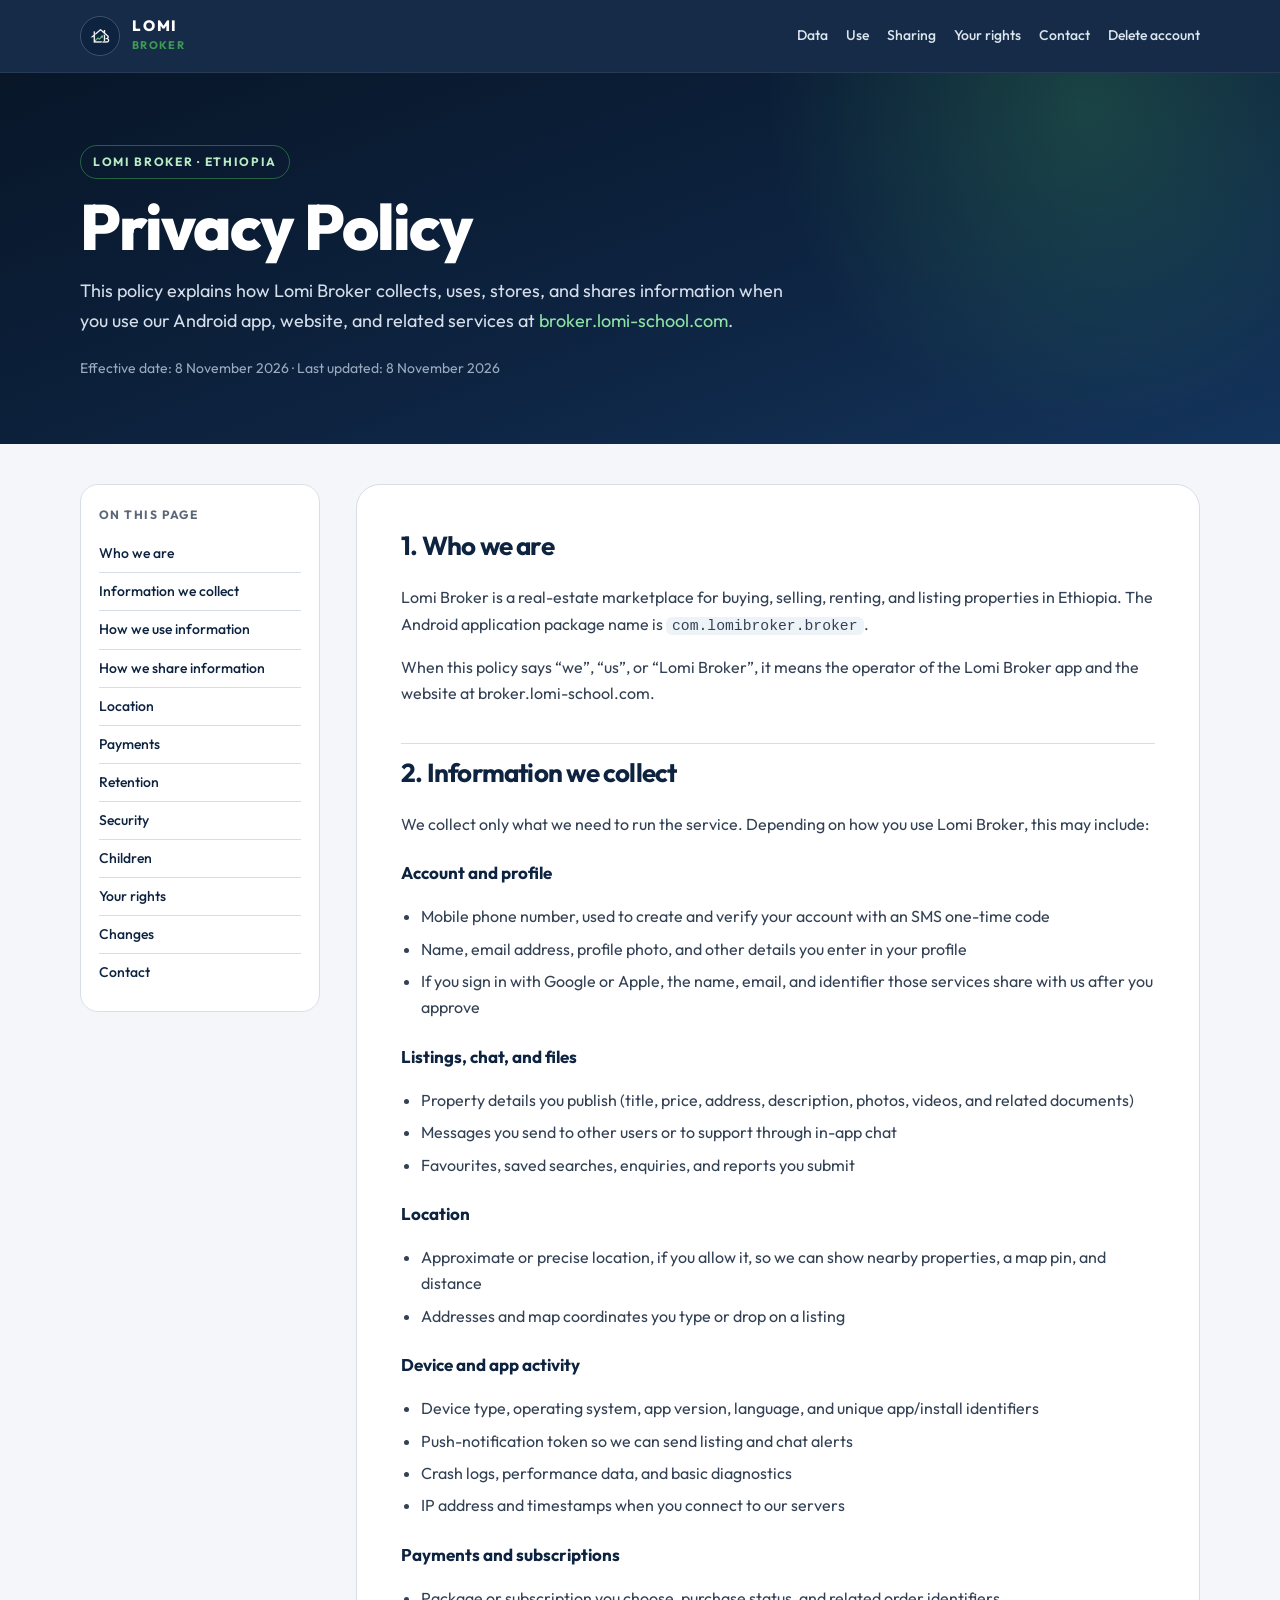
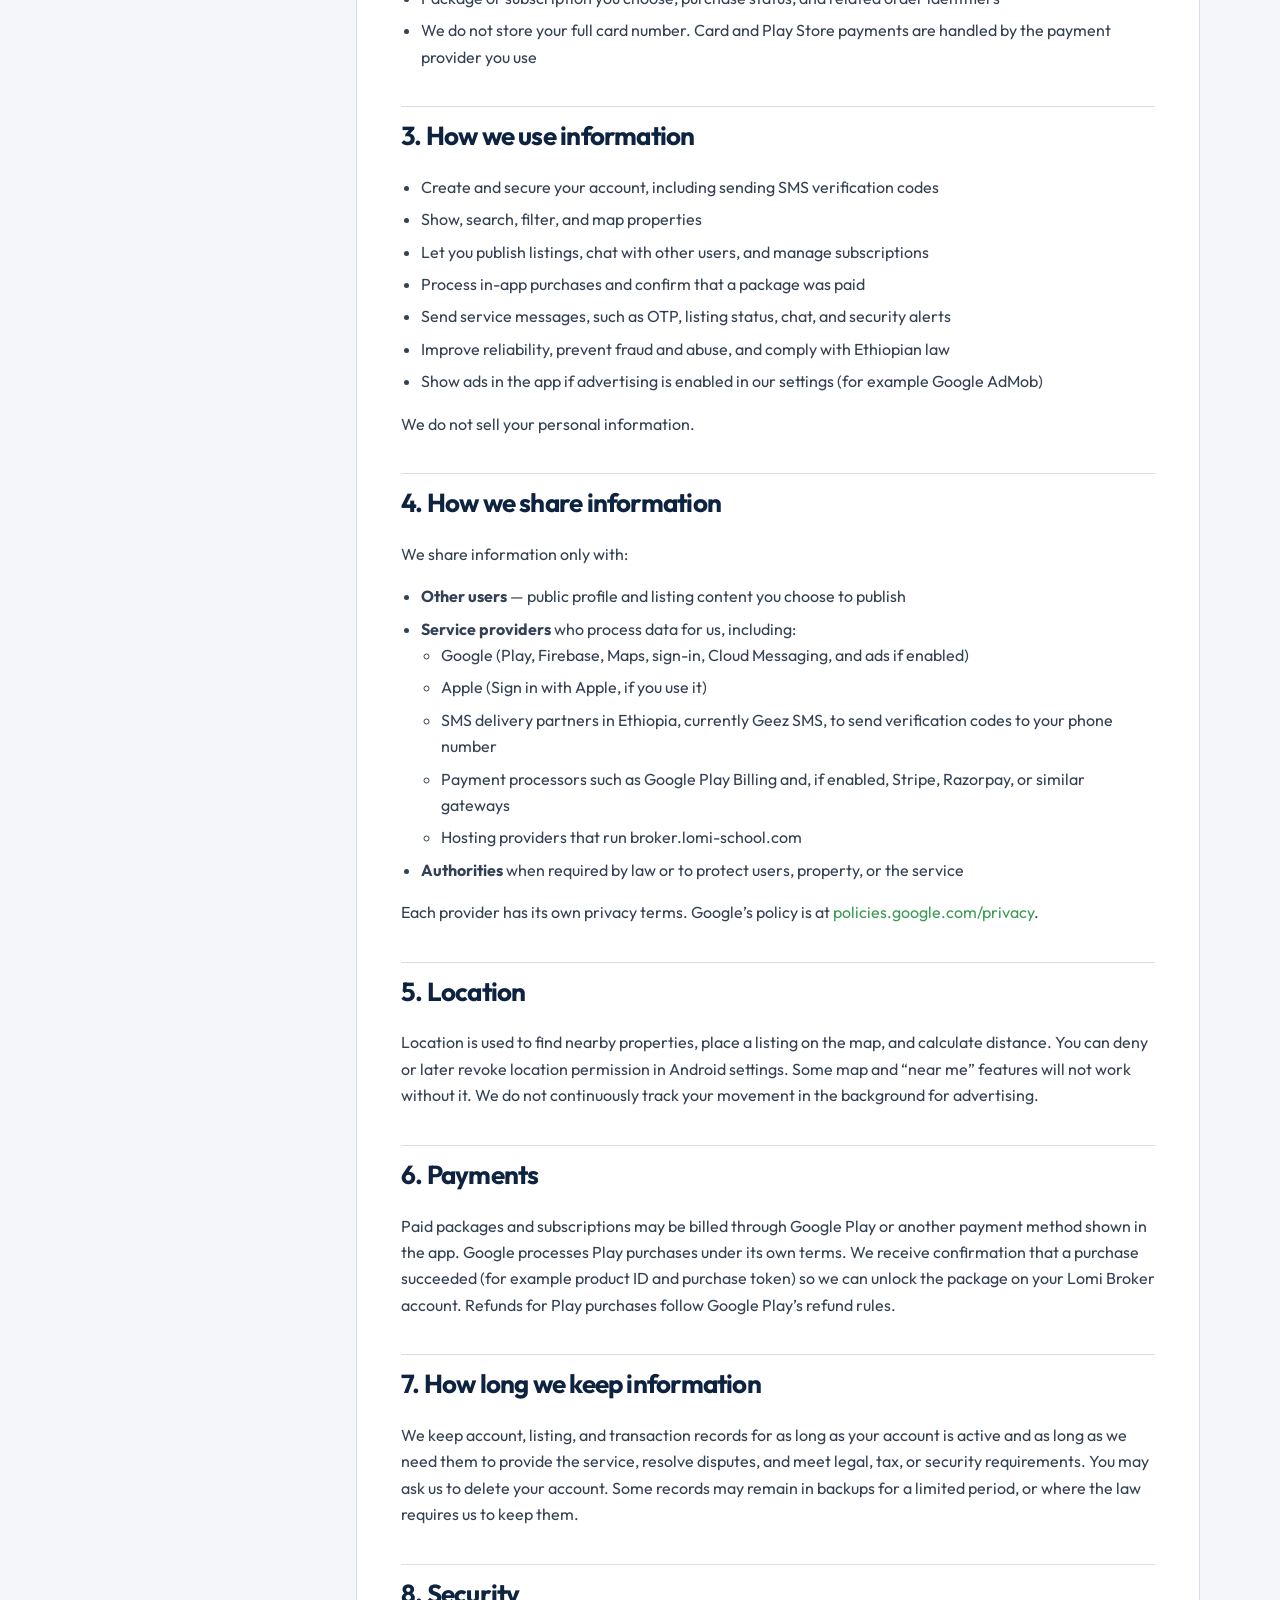
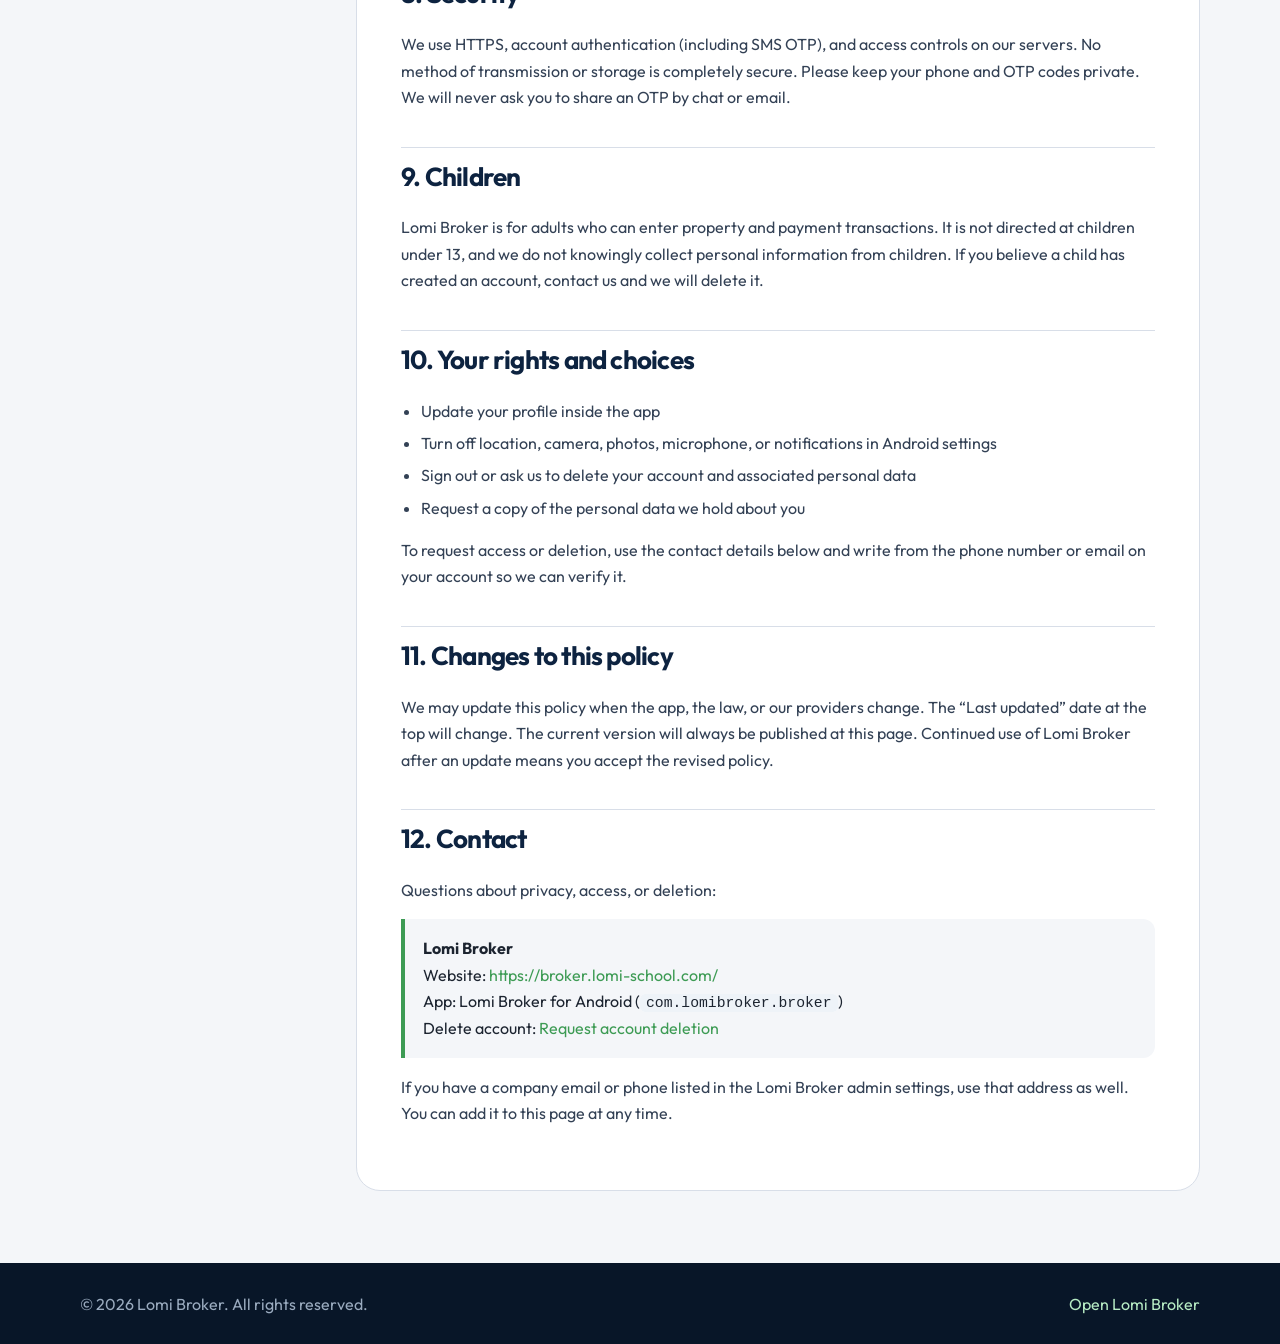
<file: index.html>
<!DOCTYPE html>
<html lang="en">
<head>
  <meta charset="UTF-8">
  <meta name="viewport" content="width=device-width, initial-scale=1.0">
  <title>Privacy Policy · Lomi Broker</title>
  <meta name="description" content="Privacy Policy for the Lomi Broker mobile app and website. How we collect, use, and protect your information in Ethiopia.">
  <link rel="icon" href="favicon.png" type="image/png">
  <link rel="preconnect" href="https://fonts.googleapis.com">
  <link rel="preconnect" href="https://fonts.gstatic.com" crossorigin>
  <link href="https://fonts.googleapis.com/css2?family=Outfit:wght@400;500;600;700;800&family=Source+Serif+4:opsz,wght@8..60,400;8..60,600&display=swap" rel="stylesheet">
  <link rel="stylesheet" href="styles.css">
</head>
<body>
  <header class="top">
    <div class="wrap top-inner">
      <a class="brand" href="#top">
        <img src="favicon.png" alt="" width="40" height="40">
        <span>
          <strong>LOMI</strong>
          <em>BROKER</em>
        </span>
      </a>
      <nav>
        <a href="#collect">Data</a>
        <a href="#use">Use</a>
        <a href="#share">Sharing</a>
        <a href="#rights">Your rights</a>
        <a href="#contact">Contact</a>
        <a href="delete-account.html">Delete account</a>
      </nav>
    </div>
  </header>

  <main id="top">
    <section class="hero">
      <div class="wrap">
        <p class="kicker">Lomi Broker · Ethiopia</p>
        <h1>Privacy Policy</h1>
        <p class="lede">This policy explains how Lomi Broker collects, uses, stores, and shares information when you use our Android app, website, and related services at <a href="https://broker.lomi-school.com/">broker.lomi-school.com</a>.</p>
        <p class="meta">Effective date: 8 November 2026 · Last updated: 8 November 2026</p>
      </div>
    </section>

    <div class="wrap layout">
      <aside class="toc">
        <p>On this page</p>
        <ol>
          <li><a href="#who">Who we are</a></li>
          <li><a href="#collect">Information we collect</a></li>
          <li><a href="#use">How we use information</a></li>
          <li><a href="#share">How we share information</a></li>
          <li><a href="#location">Location</a></li>
          <li><a href="#payments">Payments</a></li>
          <li><a href="#retention">Retention</a></li>
          <li><a href="#security">Security</a></li>
          <li><a href="#children">Children</a></li>
          <li><a href="#rights">Your rights</a></li>
          <li><a href="#changes">Changes</a></li>
          <li><a href="#contact">Contact</a></li>
        </ol>
      </aside>

      <article class="policy">
        <section id="who">
          <h2>1. Who we are</h2>
          <p>Lomi Broker is a real-estate marketplace for buying, selling, renting, and listing properties in Ethiopia. The Android application package name is <code>com.lomibroker.broker</code>.</p>
          <p>When this policy says “we”, “us”, or “Lomi Broker”, it means the operator of the Lomi Broker app and the website at broker.lomi-school.com.</p>
        </section>

        <section id="collect">
          <h2>2. Information we collect</h2>
          <p>We collect only what we need to run the service. Depending on how you use Lomi Broker, this may include:</p>
          <h3>Account and profile</h3>
          <ul>
            <li>Mobile phone number, used to create and verify your account with an SMS one-time code</li>
            <li>Name, email address, profile photo, and other details you enter in your profile</li>
            <li>If you sign in with Google or Apple, the name, email, and identifier those services share with us after you approve</li>
          </ul>
          <h3>Listings, chat, and files</h3>
          <ul>
            <li>Property details you publish (title, price, address, description, photos, videos, and related documents)</li>
            <li>Messages you send to other users or to support through in-app chat</li>
            <li>Favourites, saved searches, enquiries, and reports you submit</li>
          </ul>
          <h3>Location</h3>
          <ul>
            <li>Approximate or precise location, if you allow it, so we can show nearby properties, a map pin, and distance</li>
            <li>Addresses and map coordinates you type or drop on a listing</li>
          </ul>
          <h3>Device and app activity</h3>
          <ul>
            <li>Device type, operating system, app version, language, and unique app/install identifiers</li>
            <li>Push-notification token so we can send listing and chat alerts</li>
            <li>Crash logs, performance data, and basic diagnostics</li>
            <li>IP address and timestamps when you connect to our servers</li>
          </ul>
          <h3>Payments and subscriptions</h3>
          <ul>
            <li>Package or subscription you choose, purchase status, and related order identifiers</li>
            <li>We do not store your full card number. Card and Play Store payments are handled by the payment provider you use</li>
          </ul>
        </section>

        <section id="use">
          <h2>3. How we use information</h2>
          <ul>
            <li>Create and secure your account, including sending SMS verification codes</li>
            <li>Show, search, filter, and map properties</li>
            <li>Let you publish listings, chat with other users, and manage subscriptions</li>
            <li>Process in-app purchases and confirm that a package was paid</li>
            <li>Send service messages, such as OTP, listing status, chat, and security alerts</li>
            <li>Improve reliability, prevent fraud and abuse, and comply with Ethiopian law</li>
            <li>Show ads in the app if advertising is enabled in our settings (for example Google AdMob)</li>
          </ul>
          <p>We do not sell your personal information.</p>
        </section>

        <section id="share">
          <h2>4. How we share information</h2>
          <p>We share information only with:</p>
          <ul>
            <li><strong>Other users</strong> — public profile and listing content you choose to publish</li>
            <li><strong>Service providers</strong> who process data for us, including:
              <ul>
                <li>Google (Play, Firebase, Maps, sign-in, Cloud Messaging, and ads if enabled)</li>
                <li>Apple (Sign in with Apple, if you use it)</li>
                <li>SMS delivery partners in Ethiopia, currently Geez SMS, to send verification codes to your phone number</li>
                <li>Payment processors such as Google Play Billing and, if enabled, Stripe, Razorpay, or similar gateways</li>
                <li>Hosting providers that run broker.lomi-school.com</li>
              </ul>
            </li>
            <li><strong>Authorities</strong> when required by law or to protect users, property, or the service</li>
          </ul>
          <p>Each provider has its own privacy terms. Google’s policy is at <a href="https://policies.google.com/privacy">policies.google.com/privacy</a>.</p>
        </section>

        <section id="location">
          <h2>5. Location</h2>
          <p>Location is used to find nearby properties, place a listing on the map, and calculate distance. You can deny or later revoke location permission in Android settings. Some map and “near me” features will not work without it. We do not continuously track your movement in the background for advertising.</p>
        </section>

        <section id="payments">
          <h2>6. Payments</h2>
          <p>Paid packages and subscriptions may be billed through Google Play or another payment method shown in the app. Google processes Play purchases under its own terms. We receive confirmation that a purchase succeeded (for example product ID and purchase token) so we can unlock the package on your Lomi Broker account. Refunds for Play purchases follow Google Play’s refund rules.</p>
        </section>

        <section id="retention">
          <h2>7. How long we keep information</h2>
          <p>We keep account, listing, and transaction records for as long as your account is active and as long as we need them to provide the service, resolve disputes, and meet legal, tax, or security requirements. You may ask us to delete your account. Some records may remain in backups for a limited period, or where the law requires us to keep them.</p>
        </section>

        <section id="security">
          <h2>8. Security</h2>
          <p>We use HTTPS, account authentication (including SMS OTP), and access controls on our servers. No method of transmission or storage is completely secure. Please keep your phone and OTP codes private. We will never ask you to share an OTP by chat or email.</p>
        </section>

        <section id="children">
          <h2>9. Children</h2>
          <p>Lomi Broker is for adults who can enter property and payment transactions. It is not directed at children under 13, and we do not knowingly collect personal information from children. If you believe a child has created an account, contact us and we will delete it.</p>
        </section>

        <section id="rights">
          <h2>10. Your rights and choices</h2>
          <ul>
            <li>Update your profile inside the app</li>
            <li>Turn off location, camera, photos, microphone, or notifications in Android settings</li>
            <li>Sign out or ask us to delete your account and associated personal data</li>
            <li>Request a copy of the personal data we hold about you</li>
          </ul>
          <p>To request access or deletion, use the contact details below and write from the phone number or email on your account so we can verify it.</p>
        </section>

        <section id="changes">
          <h2>11. Changes to this policy</h2>
          <p>We may update this policy when the app, the law, or our providers change. The “Last updated” date at the top will change. The current version will always be published at this page. Continued use of Lomi Broker after an update means you accept the revised policy.</p>
        </section>

        <section id="contact">
          <h2>12. Contact</h2>
          <p>Questions about privacy, access, or deletion:</p>
          <address>
            <strong>Lomi Broker</strong><br>
            Website: <a href="https://broker.lomi-school.com/">https://broker.lomi-school.com/</a><br>
            App: Lomi Broker for Android (<code>com.lomibroker.broker</code>)<br>
            Delete account: <a href="delete-account.html">Request account deletion</a>
          </address>
          <p>If you have a company email or phone listed in the Lomi Broker admin settings, use that address as well. You can add it to this page at any time.</p>
        </section>
      </article>
    </div>
  </main>

  <footer>
    <div class="wrap">
      <p>© 2026 Lomi Broker. All rights reserved.</p>
      <p><a href="https://broker.lomi-school.com/">Open Lomi Broker</a></p>
    </div>
  </footer>
</body>
</html>
</file>
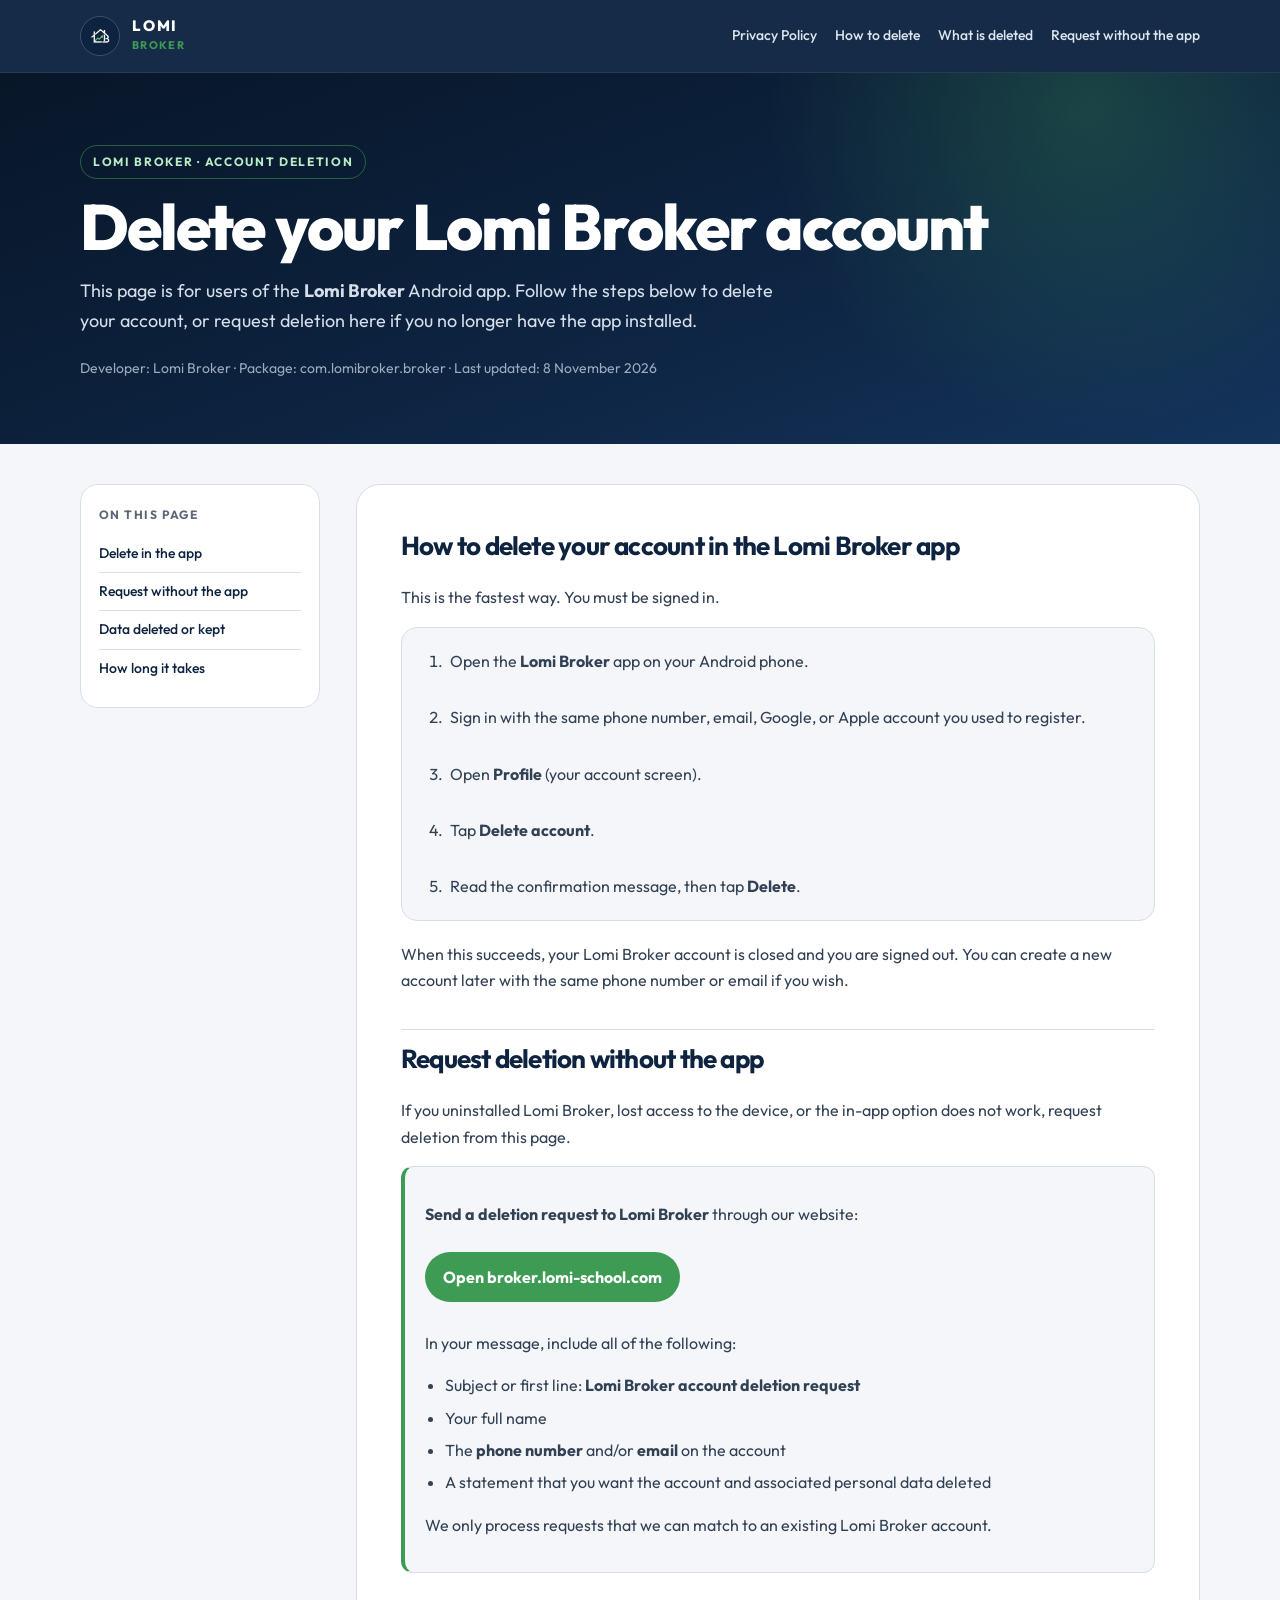
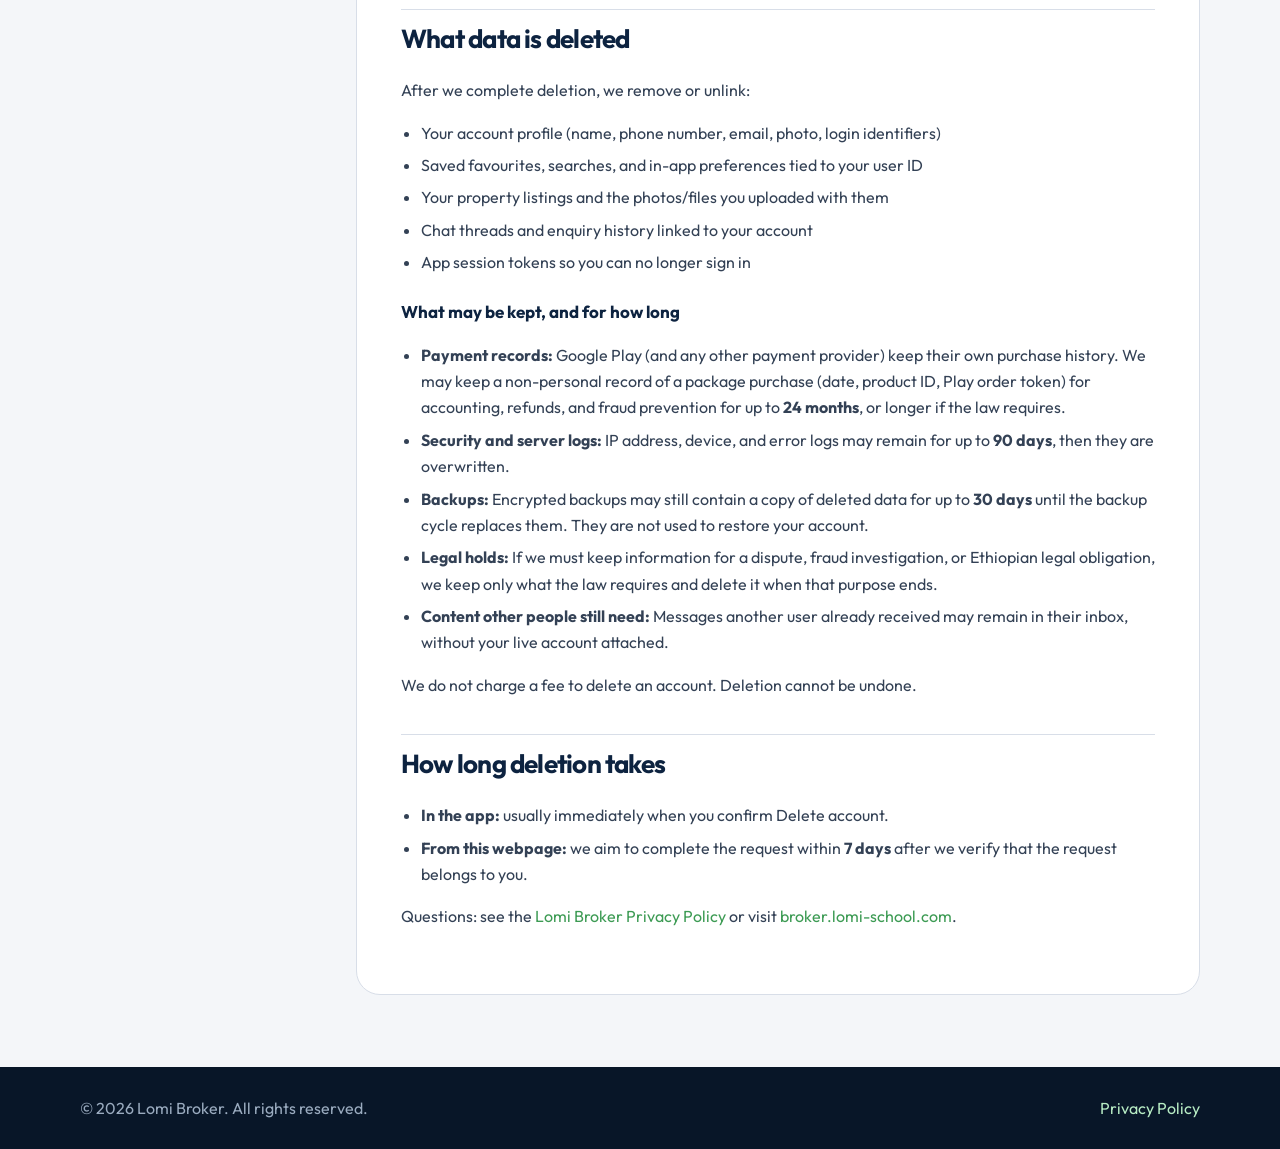
<file: delete-account.html>
<!DOCTYPE html>
<html lang="en">
<head>
  <meta charset="UTF-8">
  <meta name="viewport" content="width=device-width, initial-scale=1.0">
  <title>Delete your Lomi Broker account</title>
  <meta name="description" content="Request deletion of your Lomi Broker account and associated personal data. Steps in the app and how to request deletion without the app.">
  <link rel="icon" href="favicon.png" type="image/png">
  <link rel="preconnect" href="https://fonts.googleapis.com">
  <link rel="preconnect" href="https://fonts.gstatic.com" crossorigin>
  <link href="https://fonts.googleapis.com/css2?family=Outfit:wght@400;500;600;700;800&display=swap" rel="stylesheet">
  <link rel="stylesheet" href="styles.css">
</head>
<body>
  <header class="top">
    <div class="wrap top-inner">
      <a class="brand" href="index.html">
        <img src="favicon.png" alt="" width="40" height="40">
        <span>
          <strong>LOMI</strong>
          <em>BROKER</em>
        </span>
      </a>
      <nav>
        <a href="index.html">Privacy Policy</a>
        <a href="#steps">How to delete</a>
        <a href="#data">What is deleted</a>
        <a href="#request">Request without the app</a>
      </nav>
    </div>
  </header>

  <main>
    <section class="hero">
      <div class="wrap">
        <p class="kicker">Lomi Broker · Account deletion</p>
        <h1>Delete your Lomi Broker account</h1>
        <p class="lede">This page is for users of the <strong>Lomi Broker</strong> Android app. Follow the steps below to delete your account, or request deletion here if you no longer have the app installed.</p>
        <p class="meta">Developer: Lomi Broker · Package: com.lomibroker.broker · Last updated: 8 November 2026</p>
      </div>
    </section>

    <div class="wrap layout">
      <aside class="toc">
        <p>On this page</p>
        <ol>
          <li><a href="#steps">Delete in the app</a></li>
          <li><a href="#request">Request without the app</a></li>
          <li><a href="#data">Data deleted or kept</a></li>
          <li><a href="#timing">How long it takes</a></li>
        </ol>
      </aside>

      <article class="policy">
        <section id="steps">
          <h2>How to delete your account in the Lomi Broker app</h2>
          <p>This is the fastest way. You must be signed in.</p>
          <ol class="steps">
            <li>Open the <strong>Lomi Broker</strong> app on your Android phone.</li>
            <li>Sign in with the same phone number, email, Google, or Apple account you used to register.</li>
            <li>Open <strong>Profile</strong> (your account screen).</li>
            <li>Tap <strong>Delete account</strong>.</li>
            <li>Read the confirmation message, then tap <strong>Delete</strong>.</li>
          </ol>
          <p>When this succeeds, your Lomi Broker account is closed and you are signed out. You can create a new account later with the same phone number or email if you wish.</p>
        </section>

        <section id="request">
          <h2>Request deletion without the app</h2>
          <p>If you uninstalled Lomi Broker, lost access to the device, or the in-app option does not work, request deletion from this page.</p>
          <div class="callout">
            <p><strong>Send a deletion request to Lomi Broker</strong> through our website:</p>
            <p><a class="btn" href="https://broker.lomi-school.com/">Open broker.lomi-school.com</a></p>
            <p>In your message, include all of the following:</p>
            <ul>
              <li>Subject or first line: <strong>Lomi Broker account deletion request</strong></li>
              <li>Your full name</li>
              <li>The <strong>phone number</strong> and/or <strong>email</strong> on the account</li>
              <li>A statement that you want the account and associated personal data deleted</li>
            </ul>
            <p>We only process requests that we can match to an existing Lomi Broker account.</p>
          </div>
        </section>

        <section id="data">
          <h2>What data is deleted</h2>
          <p>After we complete deletion, we remove or unlink:</p>
          <ul>
            <li>Your account profile (name, phone number, email, photo, login identifiers)</li>
            <li>Saved favourites, searches, and in-app preferences tied to your user ID</li>
            <li>Your property listings and the photos/files you uploaded with them</li>
            <li>Chat threads and enquiry history linked to your account</li>
            <li>App session tokens so you can no longer sign in</li>
          </ul>

          <h3>What may be kept, and for how long</h3>
          <ul>
            <li><strong>Payment records:</strong> Google Play (and any other payment provider) keep their own purchase history. We may keep a non-personal record of a package purchase (date, product ID, Play order token) for accounting, refunds, and fraud prevention for up to <strong>24 months</strong>, or longer if the law requires.</li>
            <li><strong>Security and server logs:</strong> IP address, device, and error logs may remain for up to <strong>90 days</strong>, then they are overwritten.</li>
            <li><strong>Backups:</strong> Encrypted backups may still contain a copy of deleted data for up to <strong>30 days</strong> until the backup cycle replaces them. They are not used to restore your account.</li>
            <li><strong>Legal holds:</strong> If we must keep information for a dispute, fraud investigation, or Ethiopian legal obligation, we keep only what the law requires and delete it when that purpose ends.</li>
            <li><strong>Content other people still need:</strong> Messages another user already received may remain in their inbox, without your live account attached.</li>
          </ul>
          <p>We do not charge a fee to delete an account. Deletion cannot be undone.</p>
        </section>

        <section id="timing">
          <h2>How long deletion takes</h2>
          <ul>
            <li><strong>In the app:</strong> usually immediately when you confirm Delete account.</li>
            <li><strong>From this webpage:</strong> we aim to complete the request within <strong>7 days</strong> after we verify that the request belongs to you.</li>
          </ul>
          <p>Questions: see the <a href="index.html">Lomi Broker Privacy Policy</a> or visit <a href="https://broker.lomi-school.com/">broker.lomi-school.com</a>.</p>
        </section>
      </article>
    </div>
  </main>

  <footer>
    <div class="wrap">
      <p>© 2026 Lomi Broker. All rights reserved.</p>
      <p><a href="index.html">Privacy Policy</a></p>
    </div>
  </footer>
</body>
</html>
</file>
<file: styles.css>
:root {
  --navy: #0d2340;
  --navy-deep: #081628;
  --green: #3d9b54;
  --paper: #f4f6f9;
  --ink: #1c2430;
  --muted: #5b6778;
  --line: #d8dee8;
  --card: #ffffff;
  --radius: 18px;
}

* {
  box-sizing: border-box;
}

html {
  scroll-behavior: smooth;
}

body {
  margin: 0;
  font-family: "Outfit", system-ui, sans-serif;
  color: var(--ink);
  background: var(--paper);
  line-height: 1.65;
}

a {
  color: var(--green);
  text-decoration: none;
}

a:hover {
  text-decoration: underline;
}

.wrap {
  width: min(1120px, calc(100% - 40px));
  margin: 0 auto;
}

.top {
  position: sticky;
  top: 0;
  z-index: 10;
  background: rgba(13, 35, 64, 0.96);
  backdrop-filter: blur(10px);
  border-bottom: 1px solid rgba(255, 255, 255, 0.08);
}

.top-inner {
  display: flex;
  align-items: center;
  justify-content: space-between;
  gap: 20px;
  min-height: 72px;
}

.brand {
  display: flex;
  align-items: center;
  gap: 12px;
  color: #fff;
  text-decoration: none;
}

.brand img {
  width: 40px;
  height: 40px;
  border-radius: 50%;
  border: 1px solid rgba(255, 255, 255, 0.18);
}

.brand strong,
.brand em {
  display: block;
  font-style: normal;
  letter-spacing: 0.12em;
}

.brand strong {
  font-size: 15px;
  font-weight: 800;
  line-height: 1;
}

.brand em {
  font-size: 11px;
  font-weight: 700;
  color: var(--green);
  margin-top: 3px;
}

.top nav {
  display: flex;
  gap: 18px;
  flex-wrap: wrap;
}

.top nav a {
  color: #dbe5f0;
  font-size: 14px;
  font-weight: 500;
  text-decoration: none;
}

.top nav a:hover {
  color: #fff;
}

.hero {
  background:
    radial-gradient(circle at 85% 10%, rgba(61, 155, 84, 0.28), transparent 28%),
    linear-gradient(160deg, var(--navy-deep), var(--navy) 55%, #14345c);
  color: #fff;
  padding: 72px 0 64px;
}

.kicker {
  display: inline-block;
  margin: 0 0 14px;
  padding: 6px 12px;
  border: 1px solid rgba(61, 155, 84, 0.55);
  border-radius: 999px;
  color: #b7ecc4;
  font-size: 12px;
  font-weight: 700;
  letter-spacing: 0.14em;
  text-transform: uppercase;
}

.hero h1 {
  margin: 0 0 16px;
  font-size: clamp(36px, 6vw, 64px);
  font-weight: 800;
  letter-spacing: -0.03em;
  line-height: 1.05;
}

.lede {
  max-width: 720px;
  margin: 0;
  color: #d5deea;
  font-size: 18px;
}

.lede a {
  color: #8fe3a4;
}

.meta {
  margin: 22px 0 0;
  color: #9aabbf;
  font-size: 14px;
}

.layout {
  display: grid;
  grid-template-columns: 240px 1fr;
  gap: 36px;
  padding: 40px 0 72px;
  align-items: start;
}

.toc {
  position: sticky;
  top: 96px;
  background: var(--card);
  border: 1px solid var(--line);
  border-radius: var(--radius);
  padding: 20px 18px;
}

.toc p {
  margin: 0 0 10px;
  color: var(--muted);
  font-size: 12px;
  font-weight: 700;
  letter-spacing: 0.12em;
  text-transform: uppercase;
}

.toc ol {
  margin: 0;
  padding: 0;
  list-style: none;
}

.toc a {
  display: block;
  padding: 7px 0;
  color: var(--navy);
  font-size: 14px;
  font-weight: 500;
  border-bottom: 1px solid var(--line);
  text-decoration: none;
}

.toc li:last-child a {
  border-bottom: 0;
}

.toc a:hover {
  color: var(--green);
}

.policy {
  background: var(--card);
  border: 1px solid var(--line);
  border-radius: 24px;
  padding: 40px 44px 48px;
}

.policy section + section {
  margin-top: 36px;
  padding-top: 8px;
  border-top: 1px solid var(--line);
}

.policy h2 {
  margin: 0 0 12px;
  color: var(--navy);
  font-size: 26px;
  letter-spacing: -0.03em;
}

.policy h3 {
  margin: 22px 0 8px;
  color: var(--navy);
  font-size: 17px;
}

.policy p,
.policy li {
  color: #334155;
}

.policy ul {
  padding-left: 20px;
}

.policy li + li {
  margin-top: 6px;
}

code {
  font-family: ui-monospace, Consolas, monospace;
  font-size: 0.92em;
  background: #eef3f8;
  padding: 1px 6px;
  border-radius: 6px;
}

address {
  font-style: normal;
  background: var(--paper);
  border-left: 4px solid var(--green);
  border-radius: 0 12px 12px 0;
  padding: 16px 18px;
}

footer {
  background: var(--navy-deep);
  color: #9aabbf;
  padding: 28px 0;
}

footer .wrap {
  display: flex;
  justify-content: space-between;
  gap: 16px;
  flex-wrap: wrap;
}

footer p {
  margin: 0;
}

footer a {
  color: #b7ecc4;
}

.steps {
  margin: 16px 0 20px;
  padding: 8px 8px 8px 44px;
  background: var(--paper);
  border-radius: 16px;
  border: 1px solid var(--line);
}

.steps li {
  padding: 12px 8px 12px 4px;
  font-size: 16px;
}

.callout {
  background: var(--paper);
  border: 1px solid var(--line);
  border-left: 4px solid var(--green);
  border-radius: 12px;
  padding: 18px 20px;
}

.btn {
  display: inline-block;
  margin: 8px 0 12px;
  padding: 12px 18px;
  background: var(--green);
  color: #fff !important;
  font-weight: 700;
  border-radius: 999px;
  text-decoration: none !important;
}

@media (max-width: 860px) {
  .top nav {
    display: none;
  }

  .layout {
    grid-template-columns: 1fr;
  }

  .toc {
    position: static;
  }

  .policy {
    padding: 28px 22px 36px;
  }
}
</file>
